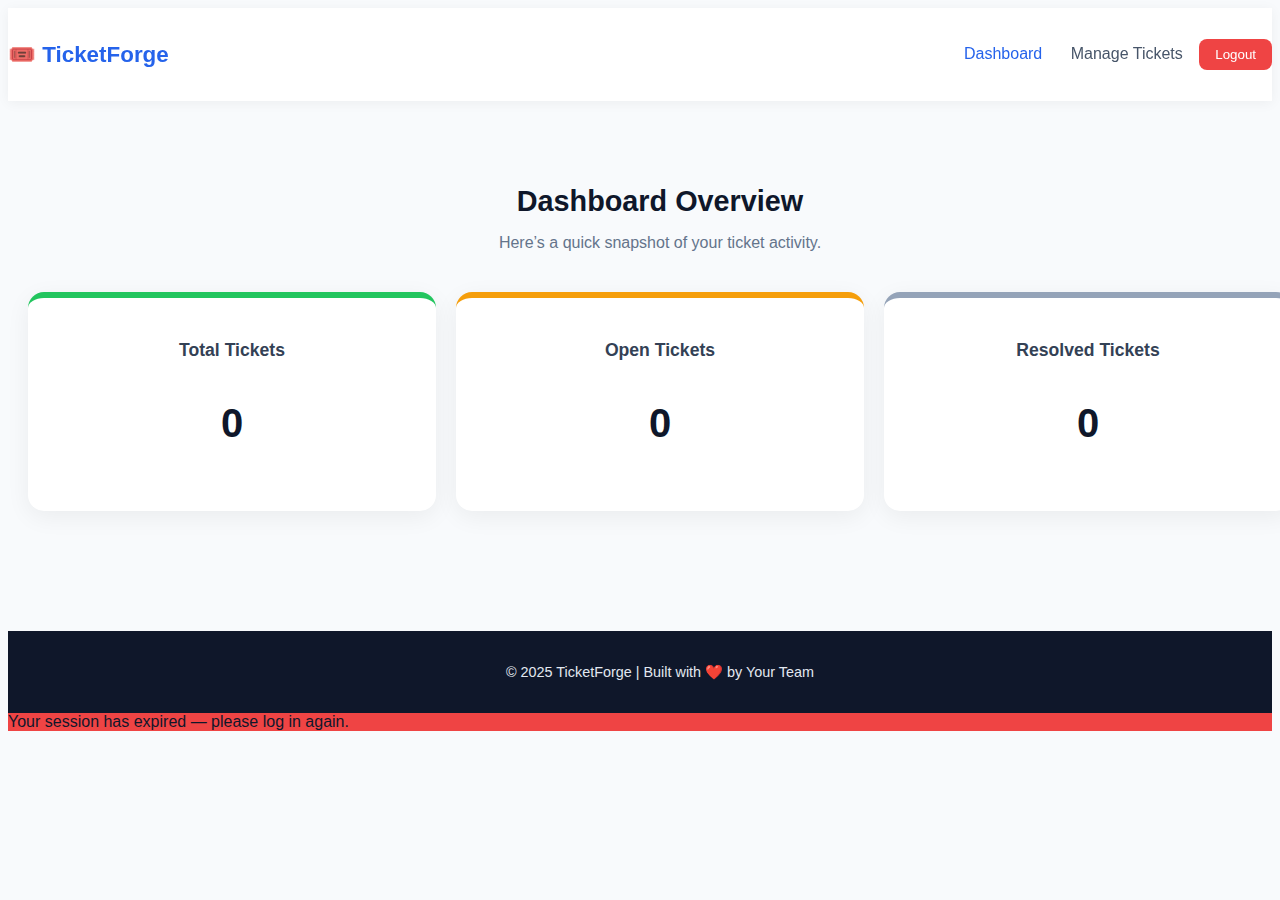
<file: Dashboard.html>
<!DOCTYPE html>
<html lang="en">

<head>
    <meta charset="UTF-8" />
    <meta name="viewport" content="width=device-width, initial-scale=1.0" />
    <title>Dashboard | TicketForge</title>
    <link rel="stylesheet" href="Dashboard.css" />
</head>

<body class="dashboard-body">
    <header class="dashboard-header">
        <div class="container">
            <h1 class="logo">🎟️ TicketForge</h1>
            <nav>
                <a href="dashboard.html" class="active">Dashboard</a>
                <a href="tickets.html">Manage Tickets</a>
                <button id="logoutBtn" class="btn logout">Logout</button>
            </nav>
        </div>
    </header>

    <main class="dashboard-main">
        <div class="container">
            <h2>Dashboard Overview</h2>
            <p class="subtitle">Here’s a quick snapshot of your ticket activity.</p>

            <div class="stats-grid">
                <div class="stat-card open">
                    <h3>Total Tickets</h3>
                    <p id="totalTickets">0</p>
                </div>

                <div class="stat-card in-progress">
                    <h3>Open Tickets</h3>
                    <p id="openTickets">0</p>
                </div>

                <div class="stat-card closed">
                    <h3>Resolved Tickets</h3>
                    <p id="closedTickets">0</p>
                </div>
            </div>
        </div>
    </main>

    <footer class="footer">
        <div class="container">
            <p>© 2025 TicketForge | Built with ❤️ by Your Team</p>
        </div>
    </footer>

    <div id="toast" class="toast"></div>
</body>

</html>
    <script defer src="dashboard.js"></script>
</file>
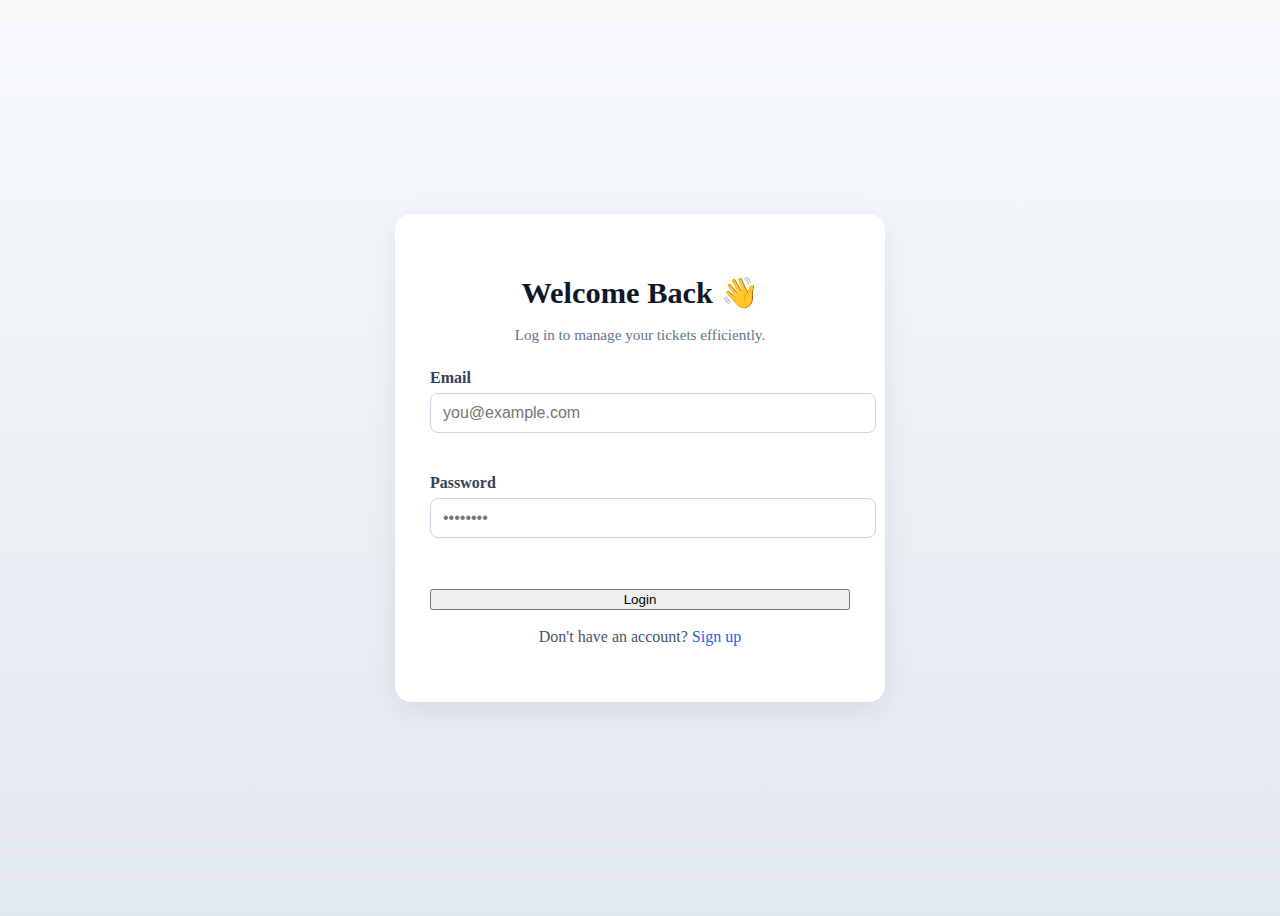
<file: loginn.html>
<!DOCTYPE html>
<html lang="en">
<head>
  <meta charset="UTF-8">
  <meta name="viewport" content="width=device-width, initial-scale=1.0">
  <title>Login | TicketForge</title>
  <link rel="stylesheet" href="login and signup.css">
  <script defer src="auth.js"></script>
</head>
<body class="auth-body">

  <div class="auth-container">
    <h1>Welcome Back 👋</h1>
    <p class="subtitle">Log in to manage your tickets efficiently.</p>

    <form id="loginForm">
      <div class="input-group">
        <label>Email</label>
        <input type="email" id="loginEmail" placeholder="you@example.com" required>
        <span class="error" id="loginEmailError"></span>
      </div>

      <div class="input-group">
        <label>Password</label>
        <input type="password" id="loginPassword" placeholder="••••••••" required>
        <span class="error" id="loginPasswordError"></span>
      </div>

      <button type="submit" class="btn primary full">Login</button>
      <p class="switch-link">Don't have an account? <a href="signn.html">Sign up</a></p>
    </form>
  </div>

  <div id="toast" class="toast"></div>
</body>
</html>
</file>
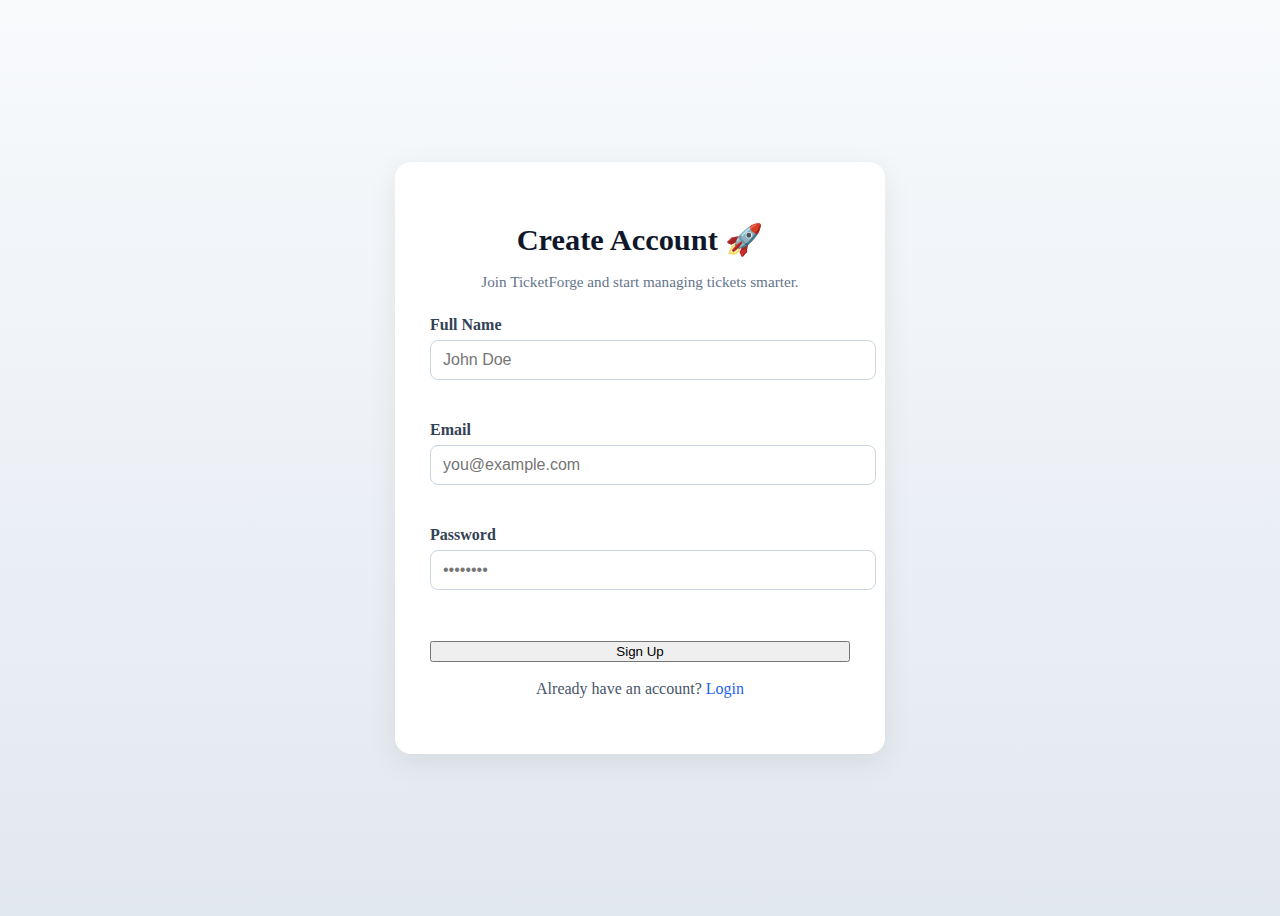
<file: signn.html>
<!DOCTYPE html>
<html lang="en">
<head>
  <meta charset="UTF-8">
  <meta name="viewport" content="width=device-width, initial-scale=1.0">
  <title>Sign Up | TicketForge</title>
  <link rel="stylesheet" href="login and signup.css">
  <script defer src="auth.js"></script>
</head>
<body class="auth-body">

  <div class="auth-container">
    <h1>Create Account 🚀</h1>
    <p class="subtitle">Join TicketForge and start managing tickets smarter.</p>

    <form id="signupForm">
      <div class="input-group">
        <label>Full Name</label>
        <input type="text" id="signupName" placeholder="John Doe" required>
        <span class="error" id="signupNameError"></span>
      </div>

      <div class="input-group">
        <label>Email</label>
        <input type="email" id="signupEmail" placeholder="you@example.com" required>
        <span class="error" id="signupEmailError"></span>
      </div>

      <div class="input-group">
        <label>Password</label>
        <input type="password" id="signupPassword" placeholder="••••••••" required>
        <span class="error" id="signupPasswordError"></span>
      </div>

      <button type="submit" class="btn primary full">Sign Up</button>
      <p class="switch-link">Already have an account? <a href="loginn.html">Login</a></p>
    </form>
  </div>

  <div id="toast" class="toast"></div>
</body>
</html>
</file>
<file: Dashboard.css>
/* ================= DASHBOARD ================= */
.dashboard-body {
  background: #f8fafc;
  font-family: 'Poppins', sans-serif;
  color: #0f172a;
}

.container {
  width: 100%;
  max-width: 1440px;
  margin: 0 auto;
  padding: 0 20px;
}

.dashboard-header {
  background: #fff;
  box-shadow: 0 2px 12px rgba(0, 0, 0, 0.05);
  position: sticky;
  top: 0;
  z-index: 999;
}

.dashboard-header .container {
  display: flex;
  justify-content: space-between;
  align-items: center;
  padding: 18px 0;
}

.logo {
  font-weight: 700;
  color: #2563eb;
  font-size: 1.4rem;
}

nav a {
  margin: 0 12px;
  text-decoration: none;
  color: #475569;
  font-weight: 500;
  transition: 0.3s;
}
nav a:hover,
nav a.active {
  color: #2563eb;
}

nav .logout {
  background: #ef4444;
  color: white;
  border: none;
  border-radius: 8px;
  padding: 8px 16px;
  font-weight: 500;
  cursor: pointer;
  transition: 0.3s;
}
nav .logout:hover {
  background: #dc2626;
}

.dashboard-main {
  padding: 60px 0;
  text-align: center;
}

.dashboard-main h2 {
  font-size: 1.8rem;
  margin-bottom: 8px;
}
.dashboard-main .subtitle {
  color: #64748b;
  margin-bottom: 40px;
}

.stats-grid {
  display: grid;
  grid-template-columns: repeat(auto-fit, minmax(260px, 1fr));
  gap: 20px;
  justify-content: center;
}

.stat-card {
  background: white;
  border-radius: 16px;
  box-shadow: 0 6px 25px rgba(0, 0, 0, 0.06);
  padding: 25px;
  transition: transform 0.2s;
}
.stat-card:hover {
  transform: translateY(-4px);
}

.stat-card h3 {
  color: #334155;
  font-size: 1.1rem;
  margin-bottom: 8px;
}

.stat-card p {
  font-size: 2.5rem;
  font-weight: 700;
}

/* Color statuses */
.stat-card.open {
  border-top: 6px solid #22c55e;
}
.stat-card.in-progress {
  border-top: 6px solid #f59e0b;
}
.stat-card.closed {
  border-top: 6px solid #94a3b8;
}

/* Footer */
.footer {
  background: #0f172a;
  color: #e2e8f0;
  text-align: center;
  padding: 18px 0;
  margin-top: 60px;
  font-size: 0.9rem;
}

@media (max-width: 768px) {
  .dashboard-header .container {
    flex-direction: column;
    gap: 10px;
  }
  nav a, nav button {
    display: inline-block;
    margin: 4px 8px;
  }
}
</file>
<file: login and signup.css>
/* ============= AUTH PAGES ============= */
.auth-body {
  display: flex;
  align-items: center;
  justify-content: center;
  min-height: 100vh;
  background: linear-gradient(180deg, #f8fafc, #e2e8f0);
}

.auth-container {
  width: 100%;
  max-width: 420px;
  background: #ffffff;
  padding: 40px 35px;
  border-radius: 16px;
  box-shadow: 0 8px 30px rgba(0, 0, 0, 0.08);
  text-align: center;
}

.auth-container h1 {
  font-size: 1.9rem;
  color: #0f172a;
  margin-bottom: 8px;
}
.subtitle {
  color: #64748b;
  font-size: 0.95rem;
  margin-bottom: 25px;
}
.input-group {
  text-align: left;
  margin-bottom: 18px;
}
.input-group label {
  display: block;
  font-weight: 600;
  color: #334155;
  margin-bottom: 6px;
}
.input-group input {
  width: 100%;
  padding: 10px 12px;
  border-radius: 8px;
  border: 1.5px solid #cbd5e1;
  outline: none;
  transition: 0.3s;
  font-size: 1rem;
}
.input-group input:focus {
  border-color: #2563eb;
  box-shadow: 0 0 0 3px rgba(37, 99, 235, 0.15);
}
.error {
  display: block;
  color: #dc2626;
  font-size: 0.85rem;
  margin-top: 5px;
  min-height: 18px;
}
.btn.full {
  width: 100%;
  margin-top: 10px;
}
.switch-link {
  margin-top: 18px;
  color: #475569;
}
.switch-link a {
  color: #2563eb;
  text-decoration: none;
}
.switch-link a:hover {
  text-decoration: underline;
}

/* ============= TOAST/SNACKBAR ============= */
.toast {
  visibility: hidden;
  min-width: 250px;
  margin-left: -125px;
  background: #334155;
  color: #fff;
  text-align: center;
  border-radius: 8px;
  padding: 14px;
  position: fixed;
  z-index: 1000;
  left: 50%;
  bottom: 30px;
  font-size: 0.95rem;
  opacity: 0;
  transition: all 0.5s;
}
.toast.show {
  visibility: visible;
  opacity: 1;
  bottom: 40px;
}
</file>
